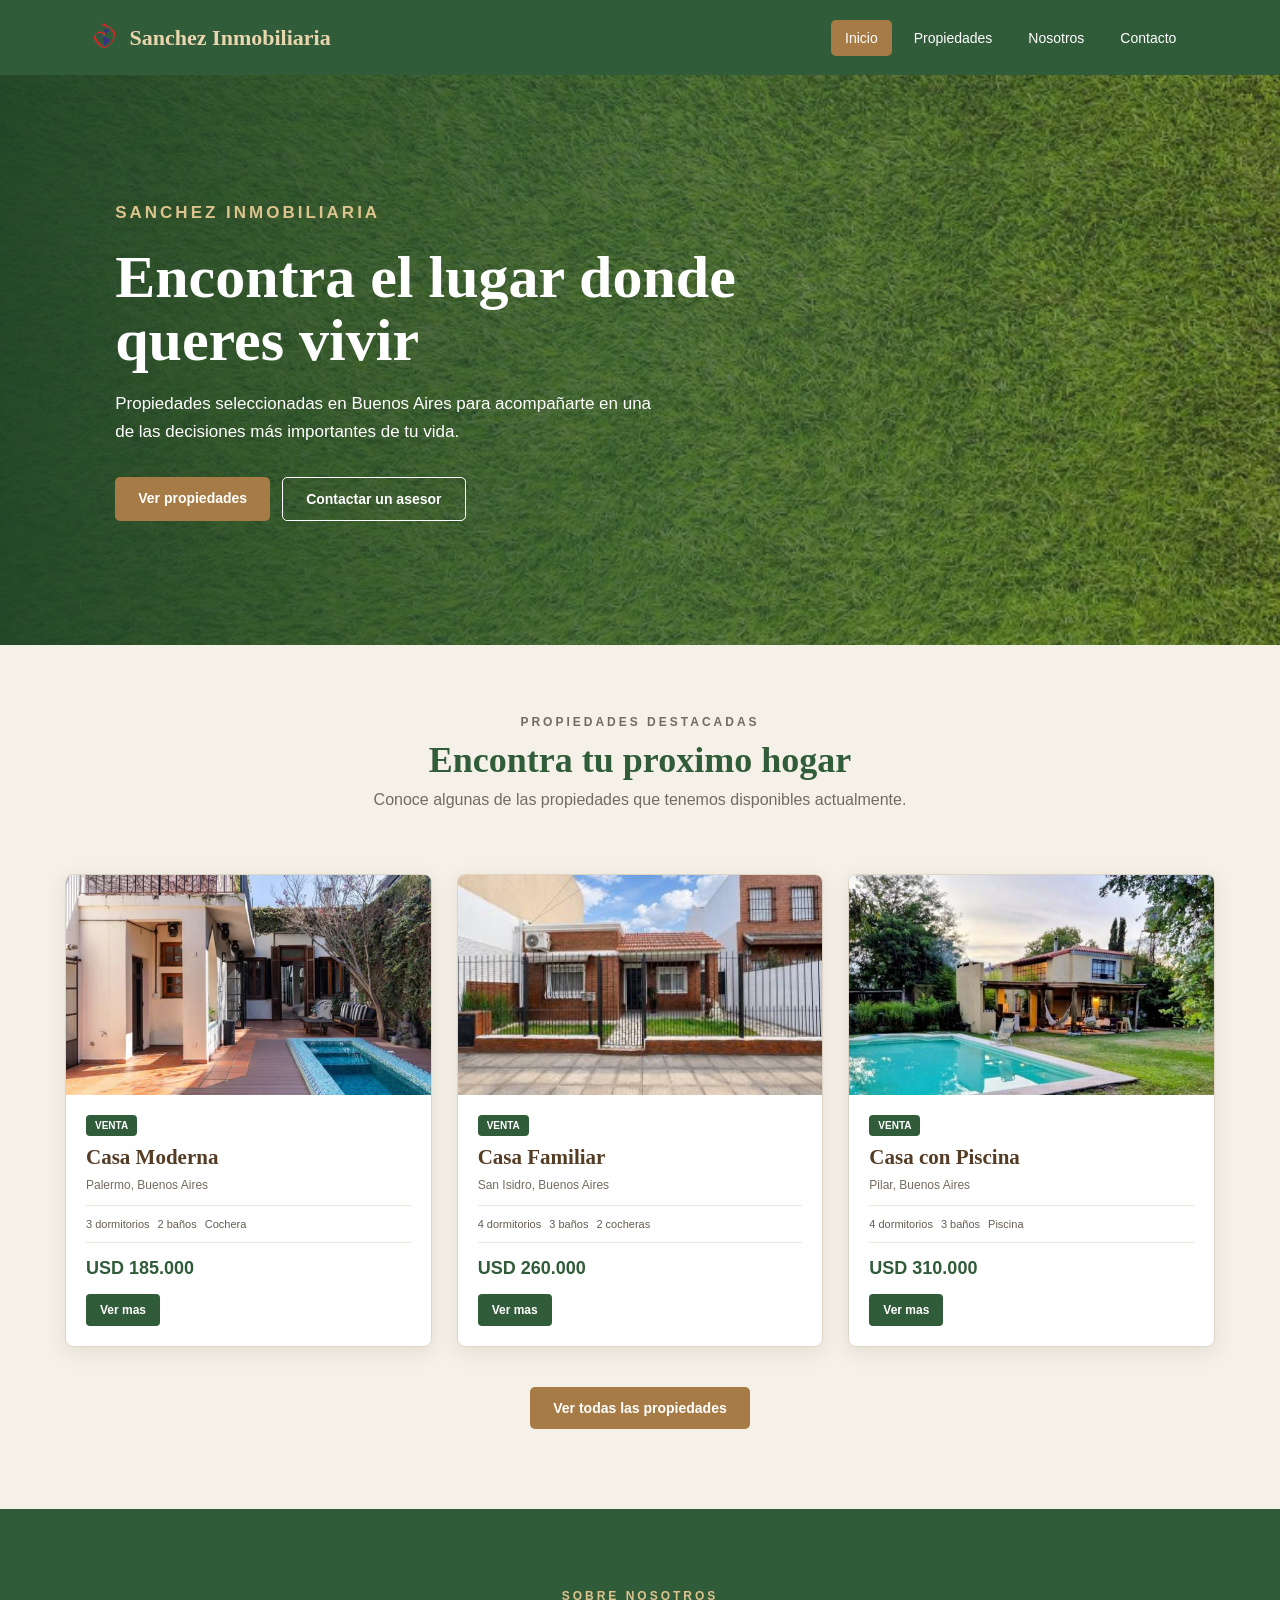
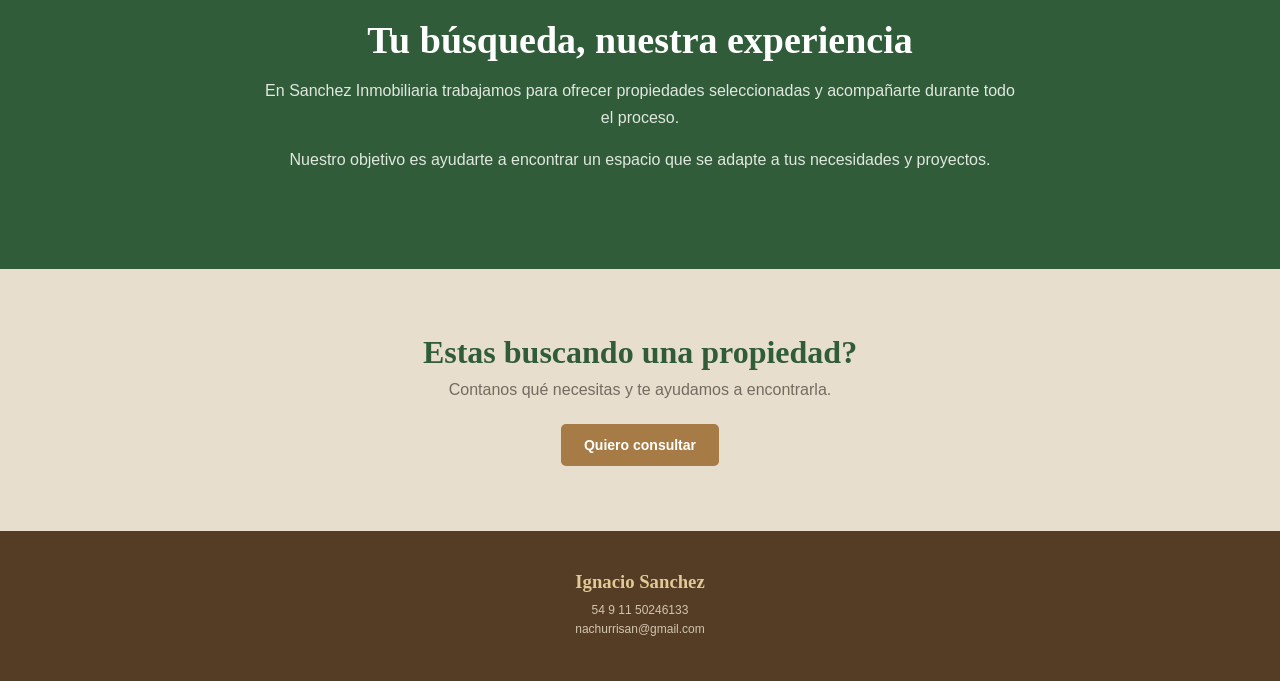
<file: index.html>
<!DOCTYPE html>
<html lang="es">

<head>

    <meta charset="UTF-8">

    <meta name="viewport" content="width=device-width, initial-scale=1.0">

    <title>Inicio | Sanchez Inmobiliaria</title>

    <link rel="stylesheet" href="styles.css">

</head>

<body>

    <header>

        <div class="logo">

            <img src="img/logo.png" alt="logo">

            <span>
                Sanchez Inmobiliaria
            </span>

        </div>

        <nav>

            <a href="index.html" class="activo">
                Inicio
            </a>

            <a href="propiedades.html">
                Propiedades
            </a>

            <a href="datos.html">
                Nosotros
            </a>

            <a href="formulario.html">
                Contacto
            </a>

        </nav>

    </header>

    <section class="inicio">

        <div class="inicio-contenido">

            <p class="subtitulo">
                SANCHEZ INMOBILIARIA
            </p>

            <h1>
                Encontra el lugar
                donde queres vivir
            </h1>

            <p>
                Propiedades seleccionadas en Buenos Aires
                para acompañarte en una de las decisiones
                más importantes de tu vida.
            </p>

            <div class="botones">

                <a href="propiedades.html" class="boton">
                    Ver propiedades
                </a>

                <a href="formulario.html" class="boton-secundario">
                    Contactar un asesor
                </a>

            </div>

        </div>

    </section>

    <section class="presentacion">

        <p class="subtitulo-verde">
            PROPIEDADES DESTACADAS
        </p>

        <h2>
            Encontra tu proximo hogar
        </h2>

        <p>
            Conoce algunas de las propiedades que tenemos disponibles actualmente.
        </p>

    </section>

    <main class="propiedades-preview">


        <article class="carta">

            <img src="img/casa1.jpg" alt="Casa moderna">

            <div class="carta-contenido">

                <span class="etiqueta">
                    VENTA
                </span>

                <h3>
                    Casa Moderna
                </h3>

                <p>
                    Palermo, Buenos Aires
                </p>

                <div class="datos-casa">

                    <span>3 dormitorios</span>

                    <span>2 baños</span>

                    <span>Cochera</span>

                </div>

                <strong>
                    USD 185.000
                </strong>

                <a href="formulario.html">
                    Ver mas
                </a>

            </div>

        </article>

        <article class="carta">

            <img src="img/casa2.jpg" alt="Casa familiar">

            <div class="carta-contenido">

                <span class="etiqueta">
                    VENTA
                </span>

                <h3>
                    Casa Familiar
                </h3>

                <p>
                    San Isidro, Buenos Aires
                </p>

                <div class="datos-casa">

                    <span>4 dormitorios</span>

                    <span>3 baños</span>

                    <span>2 cocheras</span>

                </div>

                <strong>
                    USD 260.000
                </strong>

                <a href="formulario.html">
                    Ver mas
                </a>

            </div>

        </article>

        <article class="carta">

            <img src="img/casa3.jpg" alt="Casa con piscina">

            <div class="carta-contenido">

                <span class="etiqueta">
                    VENTA
                </span>

                <h3>
                    Casa con Piscina
                </h3>

                <p>
                    Pilar, Buenos Aires
                </p>

                <div class="datos-casa">

                    <span>4 dormitorios</span>

                    <span>3 baños</span>

                    <span>Piscina</span>

                </div>

                <strong>
                    USD 310.000
                </strong>

                <a href="formulario.html">
                    Ver mas
                </a>

            </div>

        </article>


    </main>

    <div class="centrado">

        <a href="propiedades.html" class="boton">
            Ver todas las propiedades
        </a>

    </div>

    <section class="nosotros">

        <div>

            <p class="subtitulo">
                SOBRE NOSOTROS
            </p>

            <h2>
                Tu búsqueda, nuestra experiencia
            </h2>

            <p>
                En Sanchez Inmobiliaria trabajamos para ofrecer
                propiedades seleccionadas y acompañarte durante
                todo el proceso.
            </p>

            <p>
                Nuestro objetivo es ayudarte a encontrar un espacio
                que se adapte a tus necesidades y proyectos.
            </p>

        </div>

    </section>

    <section class="contacto">

        <h2>
            Estas buscando una propiedad?
        </h2>

        <p>
            Contanos qué necesitas y te ayudamos a encontrarla.
        </p>

        <a href="formulario.html" class="boton">
            Quiero consultar
        </a>

    </section>
    <footer>

        <h3>
            Ignacio Sanchez
        </h3>

        <p>
            54 9 11 50246133
        </p>

        <p>
            nachurrisan@gmail.com
        </p>

    </footer>


</body>

</html>
</file>
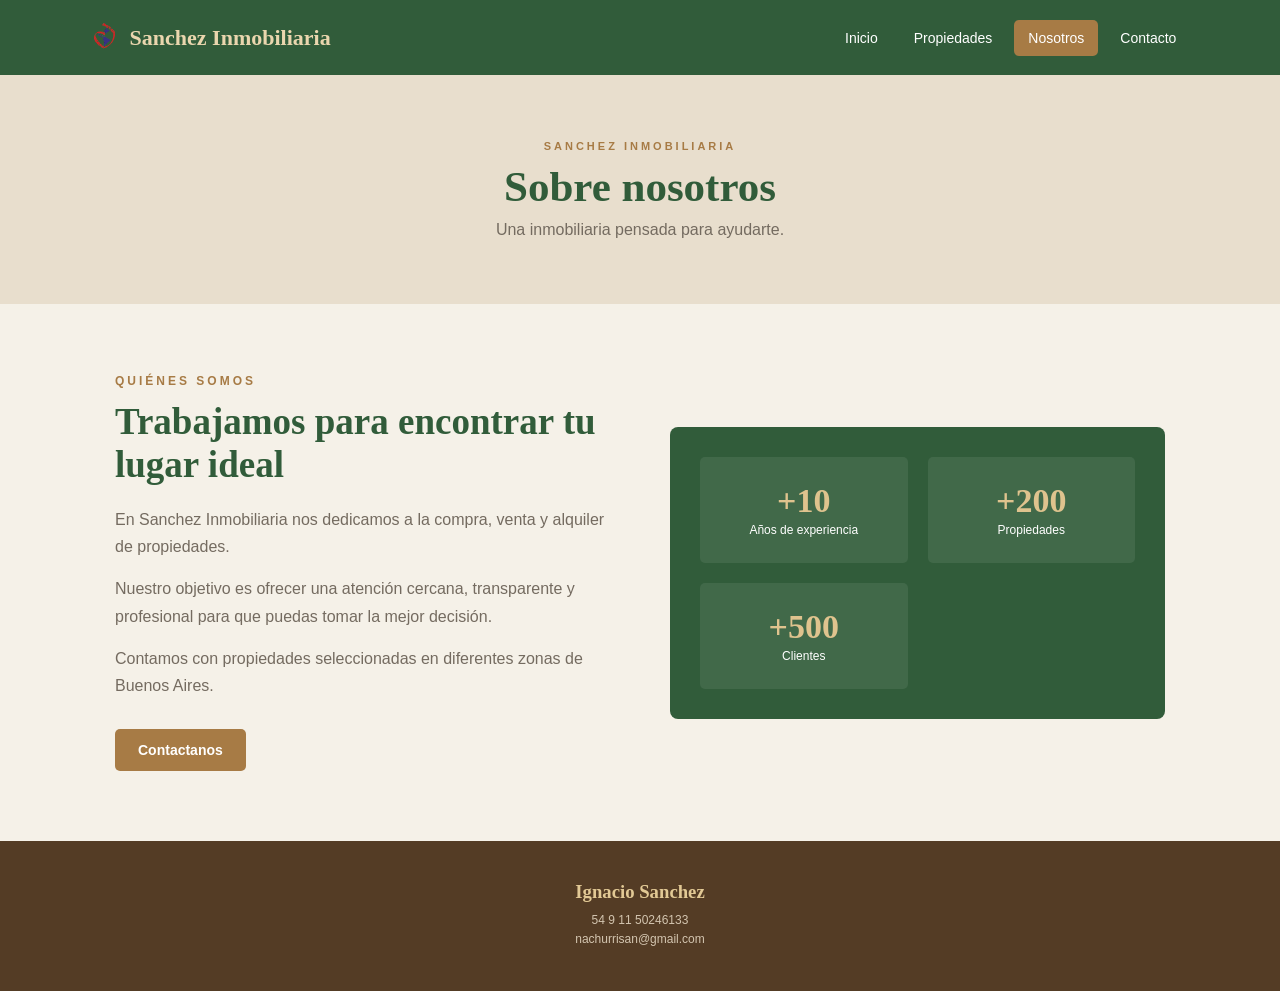
<file: datos.html>
<!DOCTYPE html>
<html lang="es">

<head>

    <meta charset="UTF-8">

    <meta
        name="viewport"
        content="width=device-width, initial-scale=1.0"
    >

    <title>Nosotros | Sanchez Inmobiliaria</title>

    <link rel="stylesheet" href="styles.css">

</head>

<body>


    <header>

        <div class="logo">
         <img src="img/logo.png" alt="logo">

            <span>
                Sanchez Inmobiliaria
            </span>

        </div>

        <nav>

            <a href="index.html">
                Inicio
            </a>

            <a href="propiedades.html">
                Propiedades
            </a>

            <a
                href="datos.html"
                class="activo"
            >
                Nosotros
            </a>

            <a href="formulario.html">
                Contacto
            </a>

        </nav>

    </header>


    <section class="titulo-pagina">

        <p>
            SANCHEZ INMOBILIARIA
        </p>

        <h1>
            Sobre nosotros
        </h1>

        <span>
            Una inmobiliaria pensada para ayudarte.
        </span>

    </section>


    <main class="sobre-nosotros">

        <div class="sobre-texto">

            <p class="subtitulo-verde">
                QUIÉNES SOMOS
            </p>

            <h2>
                Trabajamos para encontrar tu lugar ideal
            </h2>

            <p>
                En Sanchez Inmobiliaria nos dedicamos
                a la compra, venta y alquiler de propiedades.
            </p>

            <p>
                Nuestro objetivo es ofrecer una atención
                cercana, transparente y profesional para
                que puedas tomar la mejor decisión.
            </p>

            <p>
                Contamos con propiedades seleccionadas
                en diferentes zonas de Buenos Aires.
            </p>

            <a
                href="formulario.html"
                class="boton"
            >
                Contactanos
            </a>

        </div>


        <div class="sobre-cuadro">

            <div>
                <strong>
                    +10
                </strong>

                <span>
                    Años de experiencia
                </span>
            </div>

            <div>
                <strong>
                    +200
                </strong>

                <span>
                    Propiedades
                </span>
            </div>

            <div>
                <strong>
                    +500
                </strong>

                <span>
                    Clientes
                </span>
            </div>

        </div>

    </main>


    <footer>

        <h3>
            Ignacio Sanchez
        </h3>

        <p>
            54 9 11 50246133
        </p>

        <p>
            nachurrisan@gmail.com
        </p>

    </footer>


</body>

</html>
</file>
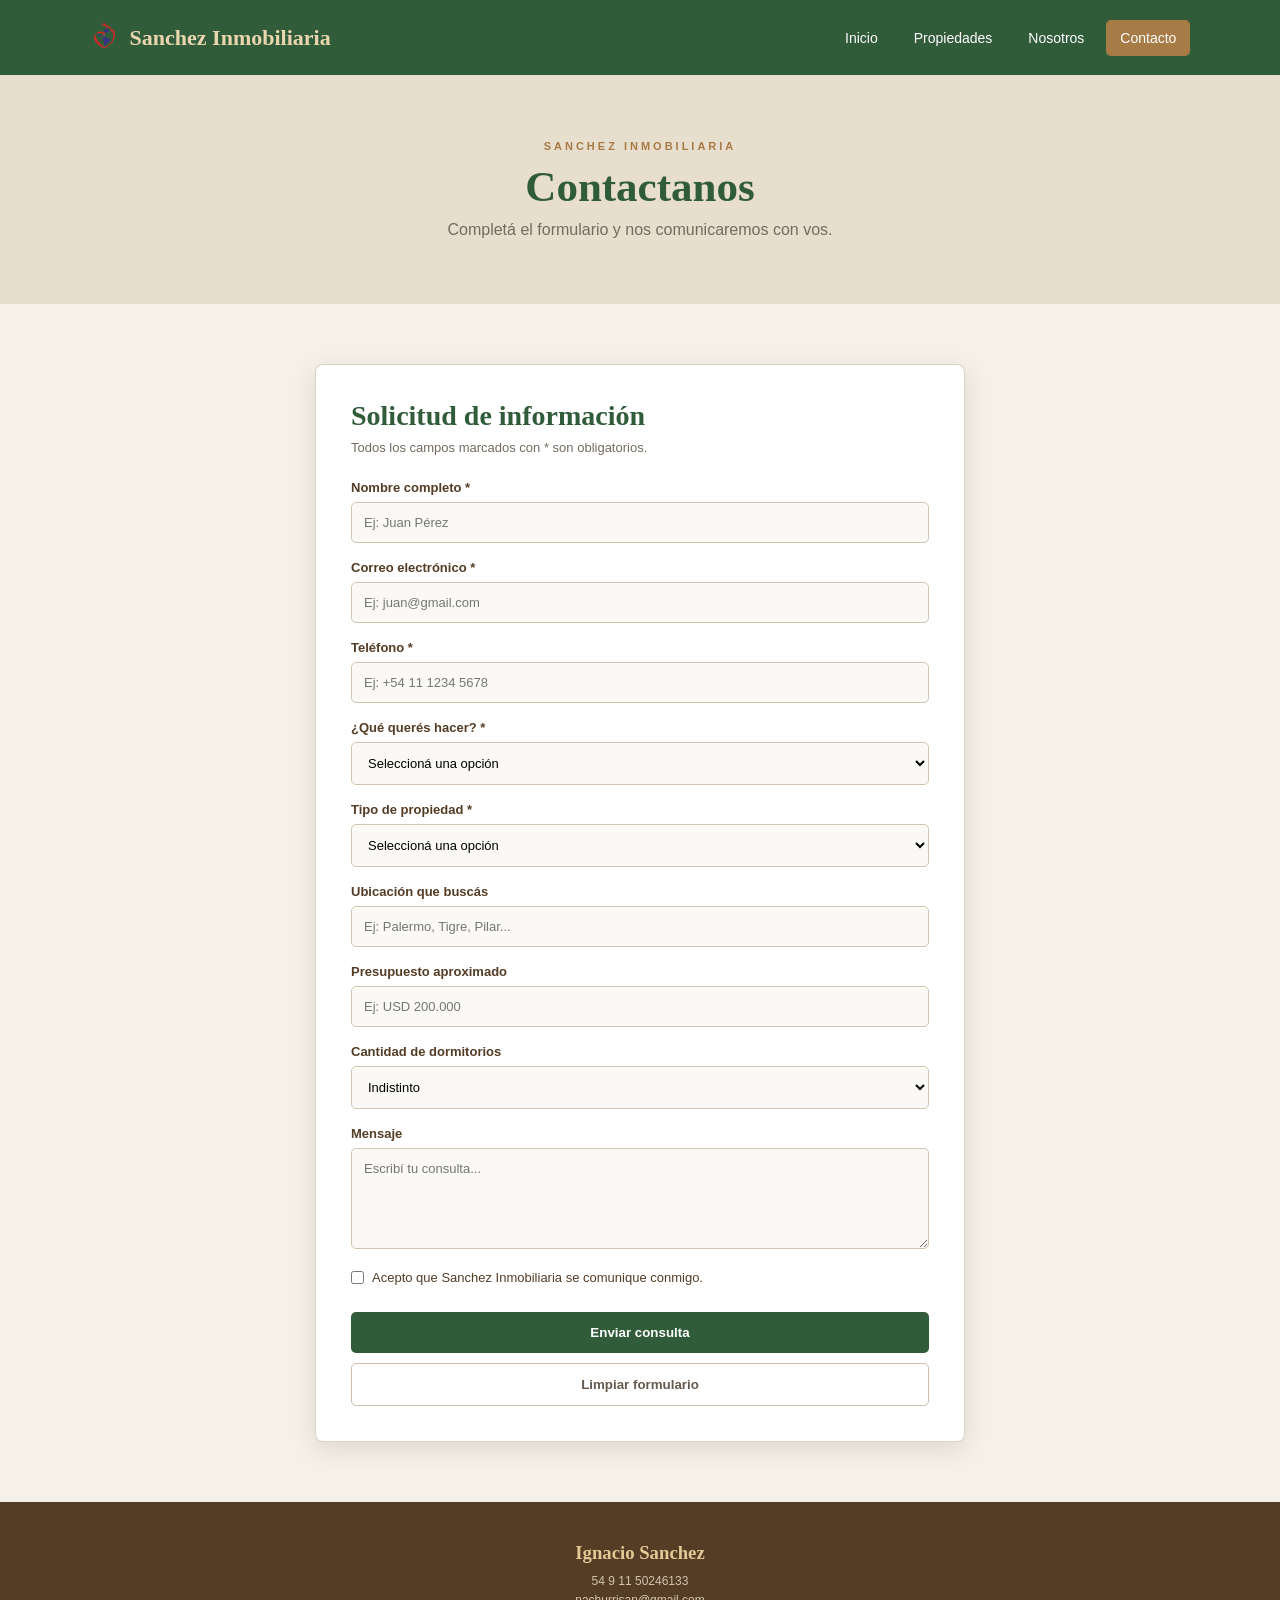
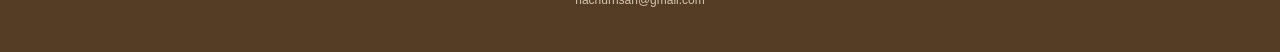
<file: formulario.html>
<!DOCTYPE html>
<html lang="es">

<head>

    <meta charset="UTF-8">

    <meta name="viewport" content="width=device-width, initial-scale=1.0">

    <title>Contacto | Sanchez Inmobiliaria</title>

    <link rel="stylesheet" href="styles.css">

</head>

<body>

    <header>

        <div class="logo">
         <img src="img/logo.png" alt="logo">

            <span>
                Sanchez Inmobiliaria
            </span>

        </div>

        <nav>

            <a href="index.html">
                Inicio
            </a>

            <a href="propiedades.html">
                Propiedades
            </a>

            <a href="datos.html">
                Nosotros
            </a>

            <a href="formulario.html" class="activo">
                Contacto
            </a>

        </nav>

    </header>

    <section class="titulo-pagina">

        <p>
            SANCHEZ INMOBILIARIA
        </p>

        <h1>
            Contactanos
        </h1>

        <span>
            Completá el formulario y nos comunicaremos con vos.
        </span>

    </section>

    <main class="formulario-contenedor">

        <form id="formulario">


            <h2>
                Solicitud de información
            </h2>

            <p class="texto-formulario">
                Todos los campos marcados con *
                son obligatorios.
            </p>

            <label for="nombre">
                Nombre completo *
            </label>

            <input
                type="text"
                id="nombre"
                placeholder="Ej: Juan Pérez"
                required
            >
            <label for="email">
                Correo electrónico *
            </label>

            <input
                type="email"
                id="email"
                placeholder="Ej: juan@gmail.com"
                required
            >

            <label for="telefono">
                Teléfono *
            </label>

            <input
                type="tel"
                id="telefono"
                placeholder="Ej: +54 11 1234 5678"
                required
            >

            <label for="operacion">
                ¿Qué querés hacer? *
            </label>

            <select id="operacion" required>

                <option value="">
                    Seleccioná una opción
                </option>

                <option value="Comprar">
                    Comprar una propiedad
                </option>

                <option value="Alquilar">
                    Alquilar una propiedad
                </option>

                <option value="Vender">
                    Vender una propiedad
                </option>

            </select>
            <label for="tipo">
                Tipo de propiedad *
            </label>

            <select id="tipo" required>

                <option value="">
                    Seleccioná una opción
                </option>

                <option>
                    Casa
                </option>

                <option>
                    Departamento
                </option>

                <option>
                    PH
                </option>

                <option>
                    Terreno
                </option>

                <option>
                    Local comercial
                </option>

            </select>
            <label for="ubicacion">
                Ubicación que buscás
            </label>

            <input
                type="text"
                id="ubicacion"
                placeholder="Ej: Palermo, Tigre, Pilar..."
            >

            <label for="presupuesto">
                Presupuesto aproximado
            </label>

            <input
                type="text"
                id="presupuesto"
                placeholder="Ej: USD 200.000"
            >
            <label for="dormitorios">
                Cantidad de dormitorios
            </label>

            <select id="dormitorios">

                <option>
                    Indistinto
                </option>

                <option>
                    1 dormitorio
                </option>

                <option>
                    2 dormitorios
                </option>

                <option>
                    3 dormitorios
                </option>

                <option>
                    4 dormitorios
                </option>

                <option>
                    5 o más dormitorios
                </option>

            </select>

            <label for="mensaje">
                Mensaje
            </label>

            <textarea
                id="mensaje"
                rows="5"
                placeholder="Escribí tu consulta..."
            ></textarea>


            <label class="check">

                <input
                    type="checkbox"
                    id="acepto"
                    required
                >

                Acepto que Sanchez Inmobiliaria
                se comunique conmigo.

            </label>


            <button type="submit">
                Enviar consulta
            </button>


            <button
                type="reset"
                class="limpiar"
            >
                Limpiar formulario
            </button>

            <p
                id="mensaje-formulario"
                class="mensaje-formulario"
            ></p>


        </form>

    </main>

    <footer>

        <h3>
            Ignacio Sanchez
        </h3>

        <p>
            54 9 11 50246133
        </p>

        <p>
            nachurrisan@gmail.com
        </p>

    </footer>

    <script>

        const formulario =
            document.getElementById("formulario");

        const mensaje =
            document.getElementById("mensaje-formulario");


        formulario.addEventListener(
            "submit",
            function(event) {

                event.preventDefault();


                const nombre =
                    document.getElementById("nombre").value.trim();

                const email =
                    document.getElementById("email").value.trim();

                const telefono =
                    document.getElementById("telefono").value.trim();

                const operacion =
                    document.getElementById("operacion").value;

                const tipo =
                    document.getElementById("tipo").value;

                const acepto =
                    document.getElementById("acepto").checked;


                if (nombre === "") {

                    alert("Ingresá tu nombre.");

                    return;

                }


                if (email === "") {

                    alert("Ingresá tu correo electrónico.");

                    return;

                }


                if (!email.includes("@")) {

                    alert("Ingresá un correo electrónico válido.");

                    return;

                }


                if (telefono === "") {

                    alert("Ingresá tu teléfono.");

                    return;

                }


                if (operacion === "") {

                    alert("Seleccioná qué querés hacer.");

                    return;

                }


                if (tipo === "") {

                    alert("Seleccioná el tipo de propiedad.");

                    return;

                }


                if (!acepto) {

                    alert(
                        "Tenés que aceptar la autorización de contacto."
                    );

                    return;

                }


                mensaje.textContent =
                    "¡Consulta enviada correctamente! Nos comunicaremos con vos.";

                mensaje.style.display = "block";


                mensaje.style.color =
                    "#315c3a";


                mensaje.style.background =
                    "#e4eee4";


                mensaje.style.padding =
                    "15px";


                mensaje.style.marginTop =
                    "20px";


                formulario.reset();

            }

        );

    </script>


</body>

</html>
</file>
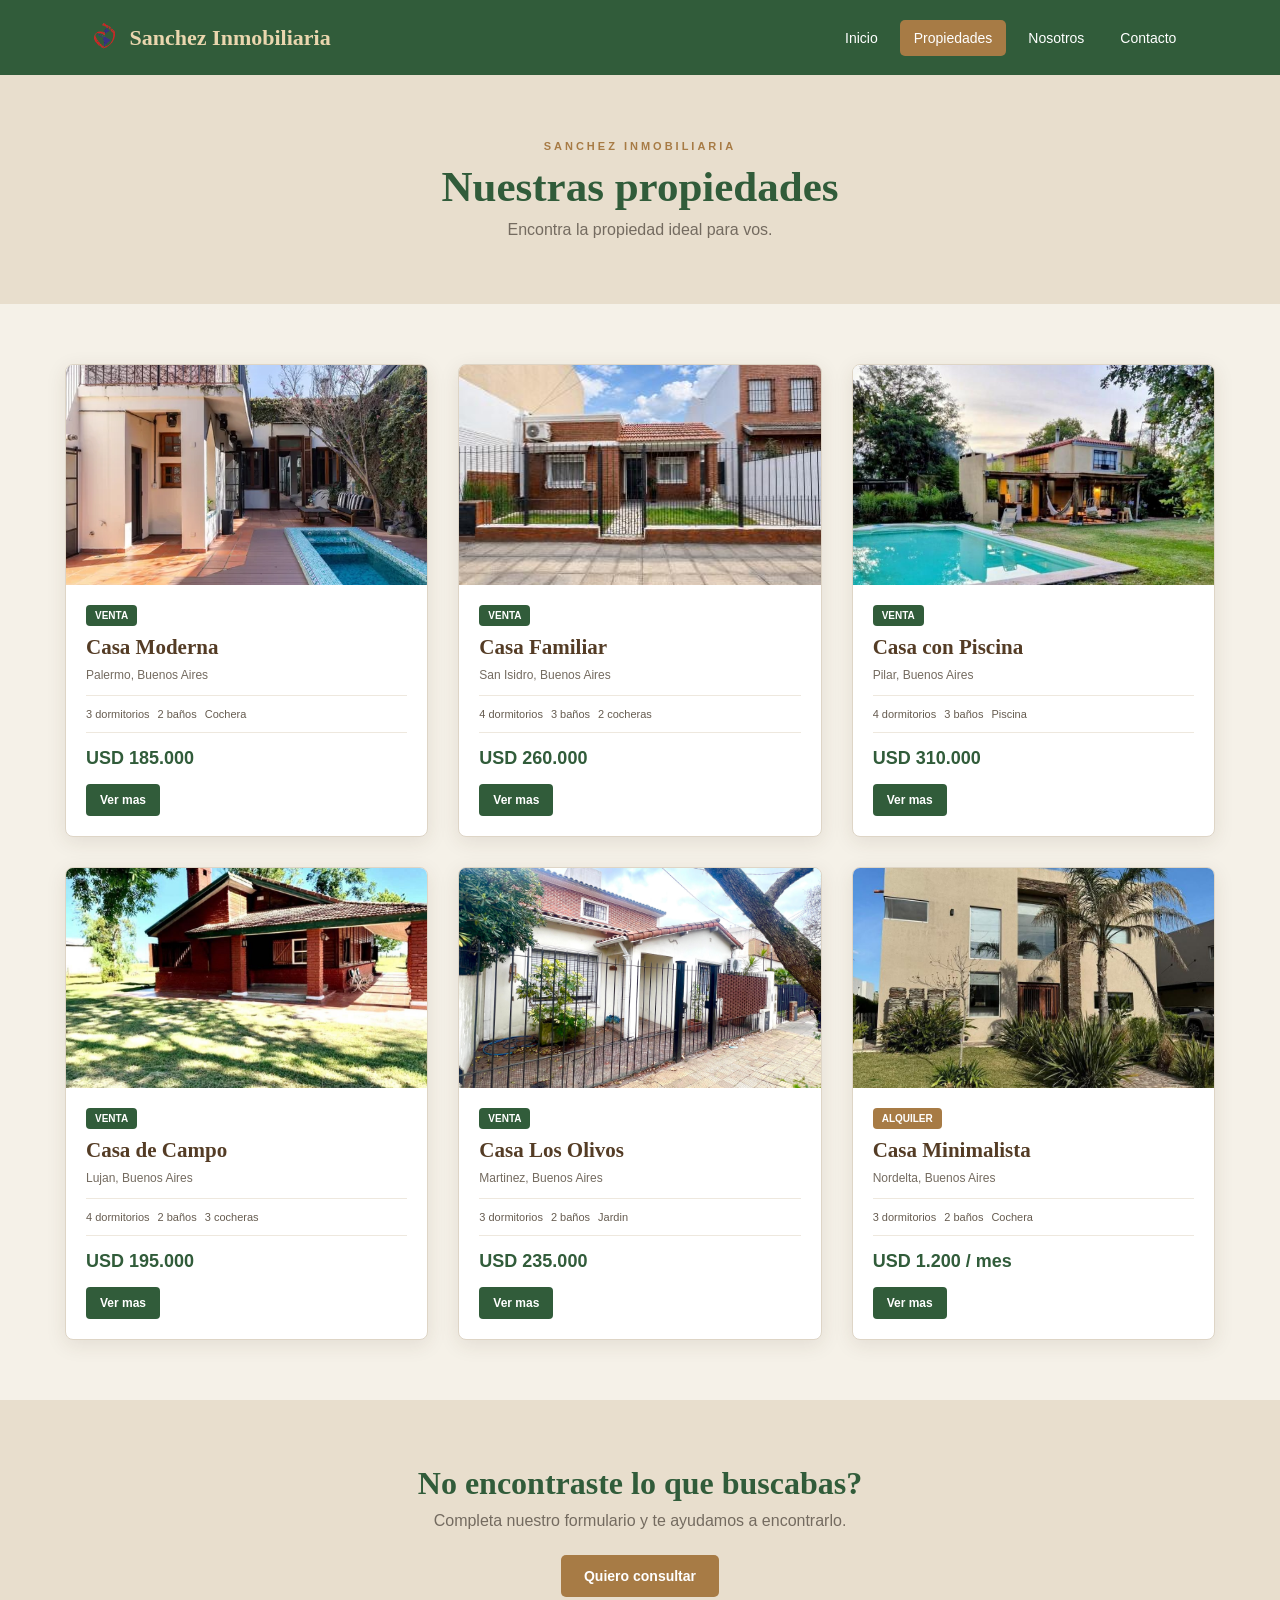
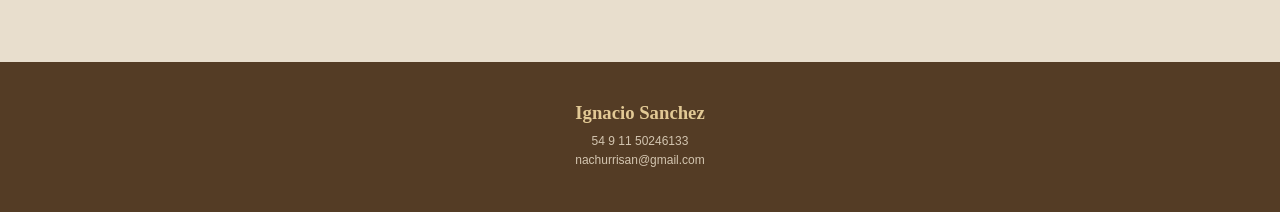
<file: propiedades.html>
<!DOCTYPE html>
<html lang="es">

<head>

    <meta charset="UTF-8">

    <meta name="viewport" content="width=device-width, initial-scale=1.0">

    <title>Propiedades | Sanchez Inmobiliaria</title>

    <link rel="stylesheet" href="styles.css">

</head>

<body>

    <header>

        <div class="logo">

            <img src="img/logo.png" alt="Logo de Sanchez Inmobiliaria">

            <span>
                Sanchez Inmobiliaria
            </span>

        </div>

        <nav>

            <a href="index.html">
                Inicio
            </a>

            <a href="propiedades.html" class="activo">
                Propiedades
            </a>

            <a href="datos.html">
                Nosotros
            </a>

            <a href="formulario.html">
                Contacto
            </a>

        </nav>

    </header>
    <section class="titulo-pagina">

        <p>
            SANCHEZ INMOBILIARIA
        </p>

        <h1>
            Nuestras propiedades
        </h1>

        <span>
            Encontra la propiedad ideal para vos.
        </span>

    </section>

    <main class="contenedor-propiedades">

        <article class="carta">

            <img src="img/casa1.jpg" alt="Casa moderna">

            <div class="carta-contenido">

                <span class="etiqueta">
                    VENTA
                </span>

                <h3>
                    Casa Moderna
                </h3>

                <p>
                    Palermo, Buenos Aires
                </p>

                <div class="datos-casa">

                    <span>3 dormitorios</span>

                    <span>2 baños</span>

                    <span>Cochera</span>

                </div>

                <strong>
                    USD 185.000
                </strong>

                <a href="formulario.html">
                    Ver mas
                </a>

            </div>

        </article>

        <article class="carta">

            <img src="img/casa2.jpg" alt="Casa familiar">

            <div class="carta-contenido">

                <span class="etiqueta">
                    VENTA
                </span>

                <h3>
                    Casa Familiar
                </h3>

                <p>
                    San Isidro, Buenos Aires
                </p>

                <div class="datos-casa">

                    <span>4 dormitorios</span>

                    <span>3 baños</span>

                    <span>2 cocheras</span>

                </div>

                <strong>
                    USD 260.000
                </strong>

                <a href="formulario.html">
                    Ver mas
                </a>

            </div>

        </article>

        <article class="carta">

            <img src="img/casa3.jpg" alt="Casa con piscina">

            <div class="carta-contenido">

                <span class="etiqueta">
                    VENTA
                </span>

                <h3>
                    Casa con Piscina
                </h3>

                <p>
                    Pilar, Buenos Aires
                </p>

                <div class="datos-casa">

                    <span>4 dormitorios</span>

                    <span>3 baños</span>

                    <span>Piscina</span>

                </div>

                <strong>
                    USD 310.000
                </strong>

                <a href="formulario.html">
                    Ver mas
                </a>

            </div>

        </article>

        <article class="carta">

            <img src="img/casa4.jpg" alt="Casa de campo">

            <div class="carta-contenido">

                <span class="etiqueta">
                    VENTA
                </span>

                <h3>
                    Casa de Campo
                </h3>

                <p>
                    Lujan, Buenos Aires
                </p>

                <div class="datos-casa">

                    <span>4 dormitorios</span>

                    <span>2 baños</span>

                    <span>3 cocheras</span>

                </div>

                <strong>
                    USD 195.000
                </strong>

                <a href="formulario.html">
                    Ver mas
                </a>

            </div>

        </article>
        <article class="carta">

            <img src="img/casa5.jpg" alt="Casa Los Olivos">

            <div class="carta-contenido">

                <span class="etiqueta">
                    VENTA
                </span>

                <h3>
                    Casa Los Olivos
                </h3>

                <p>
                    Martinez, Buenos Aires
                </p>

                <div class="datos-casa">

                    <span>3 dormitorios</span>

                    <span>2 baños</span>

                    <span>Jardin</span>

                </div>

                <strong>
                    USD 235.000
                </strong>

                <a href="formulario.html">
                    Ver mas
                </a>

            </div>

        </article>

        <article class="carta">

            <img src="img/casa6.jpg" alt="Casa minimalista">

            <div class="carta-contenido">

                <span class="etiqueta alquiler">
                    ALQUILER
                </span>

                <h3>
                    Casa Minimalista
                </h3>

                <p>
                    Nordelta, Buenos Aires
                </p>

                <div class="datos-casa">

                    <span>3 dormitorios</span>

                    <span>2 baños</span>

                    <span>Cochera</span>

                </div>

                <strong>
                    USD 1.200 / mes
                </strong>

                <a href="formulario.html">
                    Ver mas
                </a>

            </div>

        </article>


    </main>

    <section class="contacto">

        <h2>
            No encontraste lo que buscabas?
        </h2>

        <p>
            Completa nuestro formulario y
            te ayudamos a encontrarlo.
        </p>

        <a href="formulario.html" class="boton">
            Quiero consultar
        </a>

    </section>


    <!-- FOOTER -->

    <footer>

        <h3>
            Ignacio Sanchez
        </h3>

        <p>
            54 9 11 50246133
        </p>

        <p>
            nachurrisan@gmail.com
        </p>

    </footer>


</body>

</html>
</file>
<file: styles.css>
* {
    margin: 0;
    padding: 0;
    box-sizing: border-box;
}


html {
    scroll-behavior: smooth;
}


body {
    font-family: Arial, Helvetica, sans-serif;

    background: #f5f1e8;

    color: #44392c;
}


:root {

    --verde: #315c3a;

    --verde-oscuro: #23452c;

    --verde-claro: #e5eee5;

    --marron: #a77b45;

    --marron-oscuro: #543c25;

    --crema: #f5f1e8;

    --blanco: #ffffff;

    --gris: #746b60;

}



header {

    width: 100%;

    min-height: 75px;

    padding: 0 7%;

    display: flex;

    align-items: center;

    justify-content: space-between;

    background: var(--verde);

    color: white;

}


.logo {

    font-family: Georgia, serif;

    font-size: 22px;

    font-weight: bold;

    color: #ead6ae;
}


nav {

    display: flex;

    gap: 8px;

}


nav a {

    padding: 10px 14px;

    color: white;

    text-decoration: none;

    border-radius: 5px;

    font-size: 14px;

    transition: .2s;

}


nav a:hover {

    background: #426d4b;

}


nav a.activo {

    background: var(--marron);

}


.inicio {

    min-height: 570px;

    display: flex;

    align-items: center;

    padding: 70px 9%;

    background:

        linear-gradient(
            90deg,
            rgba(31, 65, 40, .95),
            rgba(48, 74, 49, .70),
            rgba(87, 62, 34, .40)
        ),

        url("img/fondo.jpg")
        center / cover no-repeat;

    color: white;

}


.inicio-contenido {

    max-width: 650px;

}


.subtitulo {

    color: #ddc38e;

    font-size: 12px;

    font-weight: bold;

    letter-spacing: 3px;

}


.inicio h1 {

    margin: 18px 0;

    font-family: Georgia, serif;

    font-size: 60px;

    line-height: 1.05;

}


.inicio p {

    max-width: 550px;

    line-height: 1.7;

    font-size: 17px;

}


.botones {

    display: flex;

    gap: 12px;

    margin-top: 30px;

}


.boton {

    display: inline-block;

    padding: 13px 23px;

    border-radius: 5px;

    background: var(--marron);

    color: white;

    text-decoration: none;

    font-weight: bold;

    font-size: 14px;

    transition: .2s;

}


.boton:hover {

    background: #896536;

    transform: translateY(-2px);

}


.boton-secundario {

    display: inline-block;

    padding: 13px 23px;

    border: 1px solid white;

    border-radius: 5px;

    color: white;

    text-decoration: none;

    font-weight: bold;

    font-size: 14px;

}


.boton-secundario:hover {

    background: white;

    color: var(--verde);

}


.presentacion {

    padding: 70px 20px 35px;

    text-align: center;

}


.subtitulo-verde {

    color: var(--marron);

    font-size: 12px;

    font-weight: bold;

    letter-spacing: 3px;

}


.presentacion h2 {

    margin: 10px 0;

    color: var(--verde);

    font-family: Georgia, serif;

    font-size: 36px;

}


.presentacion p {

    color: var(--gris);

}


.propiedades-preview {

    width: 90%;

    max-width: 1150px;

    margin: 30px auto 40px;

    display: grid;

    grid-template-columns:
        repeat(3, 1fr);

    gap: 25px;

}


.carta {

    overflow: hidden;

    background: white;

    border: 1px solid #ded5c6;

    border-radius: 8px;

    box-shadow:
        0 5px 20px rgba(70, 50, 25, .10);

    transition: .25s;

}


.carta:hover {

    transform: translateY(-5px);

    box-shadow:
        0 12px 30px rgba(70, 50, 25, .16);

}


.carta img {

    display: block;

    width: 100%;

    height: 220px;

    object-fit: cover;

}


.carta-contenido {

    padding: 20px;

}


.etiqueta {

    display: inline-block;

    padding: 5px 9px;

    margin-bottom: 9px;

    border-radius: 4px;

    background: var(--verde);

    color: white;

    font-size: 10px;

    font-weight: bold;

}


.etiqueta.alquiler {

    background: var(--marron);

}


.carta h3 {

    margin-bottom: 8px;

    color: var(--marron-oscuro);

    font-family: Georgia, serif;

    font-size: 21px;

}


.carta p {

    margin-bottom: 13px;

    color: var(--gris);

    font-size: 12px;

}


.carta strong {

    display: block;

    margin: 15px 0;

    color: var(--verde);

    font-size: 18px;

}


.carta a {

    display: inline-block;

    padding: 9px 14px;

    border-radius: 4px;

    background: var(--verde);

    color: white;

    text-decoration: none;

    font-size: 12px;

    font-weight: bold;

}


.carta a:hover {

    background: var(--verde-oscuro);

}



.datos-casa {

    display: flex;

    flex-wrap: wrap;

    gap: 8px;

    padding: 12px 0;

    border-top: 1px solid #eee8de;

    border-bottom: 1px solid #eee8de;

}


.datos-casa span {

    color: #665c50;

    font-size: 11px;

}



.centrado {

    margin: 35px 0 80px;

    text-align: center;

}



.nosotros {

    padding: 80px 10%;

    background: var(--verde);

    color: white;

}


.nosotros > div {

    max-width: 750px;

    margin: auto;

    text-align: center;

}


.nosotros h2 {

    margin: 15px 0;

    font-family: Georgia, serif;

    font-size: 38px;

}


.nosotros p:not(.subtitulo) {

    margin-bottom: 15px;

    color: #e1e8df;

    line-height: 1.7;

}


.contacto {

    padding: 65px 20px;

    text-align: center;

    background: #e8decd;

}


.contacto h2 {

    margin-bottom: 10px;

    color: var(--verde);

    font-family: Georgia, serif;

    font-size: 32px;

}


.contacto p {

    margin-bottom: 25px;

    color: var(--gris);

}



.titulo-pagina {

    padding: 65px 20px;

    text-align: center;

    background: #e8decd;

}


.titulo-pagina p {

    color: var(--marron);

    font-size: 11px;

    font-weight: bold;

    letter-spacing: 3px;

}


.titulo-pagina h1 {

    margin: 10px 0;

    color: var(--verde);

    font-family: Georgia, serif;

    font-size: 43px;

}


.titulo-pagina span {

    color: var(--gris);

}



.contenedor-propiedades {

    width: 90%;

    max-width: 1150px;

    margin: 60px auto;

    display: grid;

    grid-template-columns:
        repeat(3, 1fr);

    gap: 30px;

}



.formulario-contenedor {

    width: 90%;

    max-width: 650px;

    margin: 60px auto;

}


form {

    padding: 35px;

    background: white;

    border: 1px solid #ddd2c0;

    border-radius: 8px;

    box-shadow:
        0 7px 25px rgba(60, 45, 25, .12);

}


form h2 {

    margin-bottom: 8px;

    color: var(--verde);

    font-family: Georgia, serif;

    font-size: 28px;

}


.texto-formulario {

    margin-bottom: 25px;

    color: var(--gris);

    font-size: 13px;

}


form label {

    display: block;

    margin: 17px 0 7px;

    color: var(--marron-oscuro);

    font-size: 13px;

    font-weight: bold;

}


form input,
form select,
form textarea {

    width: 100%;

    padding: 12px;

    border: 1px solid #d2c6b3;

    border-radius: 5px;

    outline: none;

    background: #faf9f6;

    font-family: Arial, sans-serif;

    font-size: 13px;

}


form textarea {

    resize: vertical;

}


form input:focus,
form select:focus,
form textarea:focus {

    border-color: var(--verde);

    background: white;

    box-shadow:
        0 0 0 3px rgba(49, 92, 58, .10);

}


.check {

    display: flex;

    align-items: center;

    gap: 8px;

    font-weight: normal;

}


.check input {

    width: auto;

}


form button {

    width: 100%;

    margin-top: 20px;

    padding: 13px;

    border: 0;

    border-radius: 5px;

    background: var(--verde);

    color: white;

    font-weight: bold;

    cursor: pointer;

}


form button:hover {

    background: var(--verde-oscuro);

}


form button.limpiar {

    margin-top: 10px;

    background: transparent;

    border: 1px solid #cbbda8;

    color: #655a4d;

}


.mensaje-formulario {

    display: none;

    border-radius: 5px;

    font-size: 13px;

}


.sobre-nosotros {

    width: 90%;

    max-width: 1050px;

    margin: 70px auto;

    display: grid;

    grid-template-columns: 1fr 1fr;

    gap: 60px;

    align-items: center;

}


.sobre-texto h2 {

    margin: 12px 0 20px;

    color: var(--verde);

    font-family: Georgia, serif;

    font-size: 37px;

}


.sobre-texto p:not(.subtitulo-verde) {

    margin-bottom: 15px;

    color: var(--gris);

    line-height: 1.7;

}


.sobre-texto .boton {

    margin-top: 15px;

}


.sobre-cuadro {

    padding: 30px;

    display: grid;

    grid-template-columns: 1fr 1fr;

    gap: 20px;

    border-radius: 8px;

    background: var(--verde);

}


.sobre-cuadro div {

    padding: 25px;

    text-align: center;

    background: rgba(255,255,255,.08);

    border-radius: 5px;

}


.sobre-cuadro strong {

    display: block;

    color: #dfc38e;

    font-family: Georgia, serif;

    font-size: 34px;

}


.sobre-cuadro span {

    color: white;

    font-size: 12px;

}



footer {

    padding: 40px 7%;

    text-align: center;

    background: var(--marron-oscuro);

    color: white;

}


footer h3 {

    margin-bottom: 10px;

    color: #e2c995;

    font-family: Georgia, serif;

}


footer p {

    margin: 5px;

    color: #d3c5b0;

    font-size: 12px;

}


@media (max-width: 900px) {

    header {

        flex-direction: column;

        padding: 20px;

        gap: 15px;

    }


    .propiedades-preview,
    .contenedor-propiedades {

        grid-template-columns:
            repeat(2, 1fr);

    }


    .sobre-nosotros {

        grid-template-columns: 1fr;

    }

}

.logo {
    display: flex;
    align-items: center;
    gap: 10px;
}

.logo img {
    width: 30px;
    height: 30px;
    object-fit: contain;
}

@media (max-width: 600px) {

    .inicio {

        min-height: 500px;

        padding: 50px 7%;

    }


    .inicio h1 {

        font-size: 42px;

    }


    nav {

        flex-wrap: wrap;

        justify-content: center;

    }


    .propiedades-preview,
    .contenedor-propiedades {

        grid-template-columns: 1fr;

    }


    .botones {

        flex-direction: column;

        align-items: flex-start;

    }


    .titulo-pagina h1 {

        font-size: 34px;

    }


    form {

        padding: 25px 20px;

    }

}
</file>
